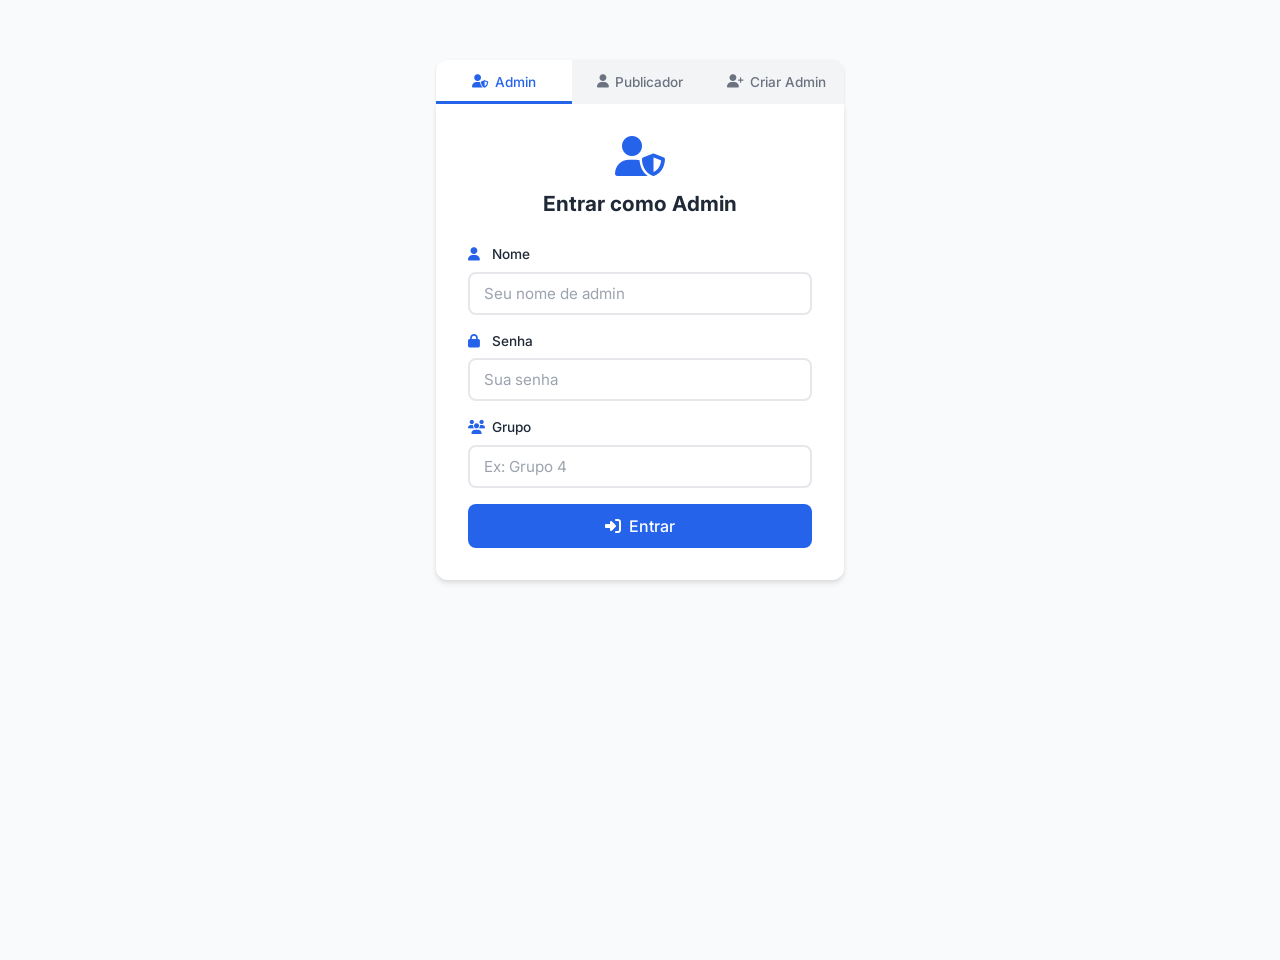
<file: index.html>
<!DOCTYPE html>
<html lang="pt">
<head>
    <meta charset="UTF-8">
    <meta name="viewport" content="width=device-width, initial-scale=1.0">
    <title>Sistema de Relatórios de Serviço</title>
    <link rel="stylesheet" href="css/style.css">
    <link href="https://fonts.googleapis.com/css2?family=Inter:wght@300;400;500;600;700&display=swap" rel="stylesheet">
    <link rel="stylesheet" href="https://cdnjs.cloudflare.com/ajax/libs/font-awesome/6.4.0/css/all.min.css">
</head>
<body>
    <div class="login-container">
        <!-- Tabs -->
        <div class="tabs">
            <button class="tab active" data-tab="admin-login">
                <i class="fas fa-user-shield"></i> Admin
            </button>
            <button class="tab" data-tab="pub-login">
                <i class="fas fa-user"></i> Publicador
            </button>
            <button class="tab" data-tab="admin-register">
                <i class="fas fa-user-plus"></i> Criar Admin
            </button>
        </div>

        <!-- Admin Login -->
        <div class="tab-content active" id="admin-login">
            <div class="form-header">
                <i class="fas fa-user-shield icon-large"></i>
                <h2>Entrar como Admin</h2>
            </div>
            <form id="formAdminLogin">
                <div class="form-group">
                    <label><i class="fas fa-user"></i> Nome</label>
                    <input type="text" id="adminLoginNome" required placeholder="Seu nome de admin">
                </div>
                <div class="form-group">
                    <label><i class="fas fa-lock"></i> Senha</label>
                    <input type="password" id="adminLoginSenha" required placeholder="Sua senha">
                </div>
                <div class="form-group">
                    <label><i class="fas fa-users"></i> Grupo</label>
                    <input type="text" id="adminLoginGrupo" required placeholder="Ex: Grupo 4">
                </div>
                <button type="submit" class="btn btn-primary btn-full">
                    <i class="fas fa-sign-in-alt"></i> Entrar
                </button>
            </form>
        </div>

        <!-- Publicador Login -->
        <div class="tab-content" id="pub-login">
            <div class="form-header">
                <i class="fas fa-user icon-large"></i>
                <h2>Entrar como Publicador</h2>
            </div>
            <form id="formPubLogin">
                <div class="form-group">
                    <label><i class="fas fa-user"></i> Nome completo</label>
                    <input type="text" id="pubLoginNome" required placeholder="Ex: Doelísio Gaspar">
                </div>
                <div class="form-group">
                    <label><i class="fas fa-users"></i> Grupo</label>
                    <input type="text" id="pubLoginGrupo" required placeholder="Ex: Grupo 4">
                </div>
                <button type="submit" class="btn btn-primary btn-full">
                    <i class="fas fa-sign-in-alt"></i> Entrar
                </button>
            </form>
        </div>

        <!-- Admin Register -->
        <div class="tab-content" id="admin-register">
            <div class="form-header">
                <i class="fas fa-user-plus icon-large"></i>
                <h2>Criar Conta de Admin</h2>
            </div>
            <form id="formAdminRegister">
                <div class="form-group">
                    <label><i class="fas fa-user"></i> Nome</label>
                    <input type="text" id="adminRegNome" required placeholder="Seu nome">
                </div>
                <div class="form-group">
                    <label><i class="fas fa-lock"></i> Senha</label>
                    <input type="password" id="adminRegSenha" required placeholder="Crie uma senha">
                </div>
                <div class="form-group">
                    <label><i class="fas fa-lock"></i> Confirmar Senha</label>
                    <input type="password" id="adminRegSenhaConfirm" required placeholder="Confirme a senha">
                </div>
                <div class="form-group">
                    <label><i class="fas fa-users"></i> Nome do Grupo</label>
                    <input type="text" id="adminRegGrupo" required placeholder="Ex: Grupo 4">
                </div>
                <button type="submit" class="btn btn-success btn-full">
                    <i class="fas fa-check"></i> Criar Conta
                </button>
            </form>
        </div>

        <div id="loginMsg" class="message hidden"></div>
    </div>

    <script src="js/utils.js"></script>
    <script src="js/auth.js"></script>
</body>
</html>
</file>
<file: css/style.css>
/* =============== RESET & BASE =============== */
* {
    margin: 0;
    padding: 0;
    box-sizing: border-box;
}

:root {
    --primary: #2563eb;
    --primary-dark: #1d4ed8;
    --primary-light: #dbeafe;
    --success: #16a34a;
    --success-light: #dcfce7;
    --danger: #dc2626;
    --danger-light: #fee2e2;
    --warning: #d97706;
    --warning-light: #fef3c7;
    --secondary: #6b7280;
    --secondary-light: #f3f4f6;
    --dark: #1f2937;
    --gray: #9ca3af;
    --light: #f9fafb;
    --white: #ffffff;
    --border: #e5e7eb;
    --shadow: 0 1px 3px rgba(0, 0, 0, 0.1), 0 1px 2px rgba(0, 0, 0, 0.06);
    --shadow-md: 0 4px 6px rgba(0, 0, 0, 0.07), 0 2px 4px rgba(0, 0, 0, 0.06);
    --shadow-lg: 0 10px 15px rgba(0, 0, 0, 0.1), 0 4px 6px rgba(0, 0, 0, 0.05);
    --radius: 8px;
    --radius-lg: 12px;
}

body {
    font-family: 'Inter', -apple-system, BlinkMacSystemFont, sans-serif;
    background: var(--light);
    color: var(--dark);
    min-height: 100vh;
    line-height: 1.6;
}

/* =============== NAVBAR =============== */
.navbar {
    background: linear-gradient(135deg, var(--primary), var(--primary-dark));
    color: white;
    padding: 0 24px;
    height: 60px;
    display: flex;
    align-items: center;
    justify-content: space-between;
    box-shadow: var(--shadow-md);
    position: sticky;
    top: 0;
    z-index: 100;
}

.nav-brand {
    display: flex;
    align-items: center;
    gap: 10px;
    font-size: 1.1rem;
    font-weight: 600;
}

.nav-brand i {
    font-size: 1.3rem;
}

.nav-info {
    display: flex;
    align-items: center;
    gap: 16px;
    font-size: 0.9rem;
}

/* =============== BUTTONS =============== */
.btn {
    display: inline-flex;
    align-items: center;
    gap: 8px;
    padding: 10px 20px;
    border: none;
    border-radius: var(--radius);
    font-family: inherit;
    font-size: 0.9rem;
    font-weight: 500;
    cursor: pointer;
    transition: all 0.2s ease;
    text-decoration: none;
}

.btn:hover {
    transform: translateY(-1px);
    box-shadow: var(--shadow-md);
}

.btn:active {
    transform: translateY(0);
}

.btn-primary {
    background: var(--primary);
    color: white;
}

.btn-primary:hover {
    background: var(--primary-dark);
}

.btn-success {
    background: var(--success);
    color: white;
}

.btn-success:hover {
    background: #15803d;
}

.btn-danger {
    background: var(--danger);
    color: white;
}

.btn-danger:hover {
    background: #b91c1c;
}

.btn-warning {
    background: var(--warning);
    color: white;
}

.btn-warning:hover {
    background: #b45309;
}

.btn-secondary {
    background: var(--secondary);
    color: white;
}

.btn-secondary:hover {
    background: #4b5563;
}

.btn-sm {
    padding: 6px 12px;
    font-size: 0.8rem;
}

.btn-full {
    width: 100%;
    justify-content: center;
    padding: 12px;
    font-size: 1rem;
}

.btn-icon {
    padding: 8px 10px;
    font-size: 0.85rem;
}

/* =============== LOGIN PAGE =============== */
.login-container {
    max-width: 440px;
    margin: 60px auto;
    padding: 0 16px;
}

.tabs {
    display: flex;
    background: var(--white);
    border-radius: var(--radius-lg) var(--radius-lg) 0 0;
    overflow: hidden;
    box-shadow: var(--shadow);
}

.tab {
    flex: 1;
    padding: 14px 8px;
    border: none;
    background: var(--secondary-light);
    font-family: inherit;
    font-size: 0.85rem;
    font-weight: 500;
    color: var(--secondary);
    cursor: pointer;
    transition: all 0.2s;
    display: flex;
    align-items: center;
    justify-content: center;
    gap: 6px;
}

.tab:hover {
    background: var(--border);
}

.tab.active {
    background: var(--white);
    color: var(--primary);
    box-shadow: inset 0 -3px 0 var(--primary);
}

.tab-content {
    display: none;
    background: var(--white);
    padding: 32px;
    border-radius: 0 0 var(--radius-lg) var(--radius-lg);
    box-shadow: var(--shadow-md);
}

.tab-content.active {
    display: block;
}

.form-header {
    text-align: center;
    margin-bottom: 24px;
}

.form-header h2 {
    font-size: 1.3rem;
    color: var(--dark);
    margin-top: 8px;
}

.icon-large {
    font-size: 2.5rem;
    color: var(--primary);
}

/* =============== FORMS =============== */
.form-group {
    margin-bottom: 16px;
}

.form-group label {
    display: block;
    margin-bottom: 6px;
    font-size: 0.85rem;
    font-weight: 500;
    color: var(--dark);
}

.form-group label i {
    color: var(--primary);
    margin-right: 4px;
    width: 16px;
}

.form-group input,
.form-group select {
    width: 100%;
    padding: 10px 14px;
    border: 2px solid var(--border);
    border-radius: var(--radius);
    font-family: inherit;
    font-size: 0.95rem;
    color: var(--dark);
    transition: border-color 0.2s, box-shadow 0.2s;
    background: var(--white);
}

.form-group input:focus,
.form-group select:focus {
    outline: none;
    border-color: var(--primary);
    box-shadow: 0 0 0 3px var(--primary-light);
}

.form-group input::placeholder {
    color: var(--gray);
}

.form-inline {
    display: flex;
    gap: 12px;
    align-items: flex-end;
    flex-wrap: wrap;
}

.form-inline .form-group {
    flex: 1;
    min-width: 200px;
}

.form-row {
    display: grid;
    grid-template-columns: 1fr 1fr;
    gap: 16px;
}

/* =============== TOGGLE (SIM/NÃO) =============== */
.toggle-group {
    display: flex;
    gap: 12px;
}

.toggle-option {
    cursor: pointer;
}

.toggle-option input {
    display: none;
}

.toggle-label {
    display: inline-block;
    padding: 10px 28px;
    border-radius: var(--radius);
    font-weight: 500;
    font-size: 0.95rem;
    border: 2px solid var(--border);
    transition: all 0.2s;
}

.toggle-option input:checked + .toggle-label.yes {
    background: var(--success-light);
    border-color: var(--success);
    color: var(--success);
}

.toggle-option input:checked + .toggle-label.no {
    background: var(--danger-light);
    border-color: var(--danger);
    color: var(--danger);
}

/* =============== CONDITIONAL FIELDS =============== */
.campos-condicionais {
    transition: opacity 0.3s, max-height 0.3s;
}

.campos-condicionais.disabled {
    opacity: 0.4;
    pointer-events: none;
}

/* =============== MESSAGES =============== */
.message {
    margin-top: 16px;
    padding: 12px 16px;
    border-radius: var(--radius);
    font-size: 0.9rem;
    font-weight: 500;
    text-align: center;
}

.message.success {
    background: var(--success-light);
    color: var(--success);
    border: 1px solid #bbf7d0;
}

.message.error {
    background: var(--danger-light);
    color: var(--danger);
    border: 1px solid #fecaca;
}

.message.info {
    background: var(--primary-light);
    color: var(--primary);
    border: 1px solid #bfdbfe;
}

.hidden {
    display: none !important;
}

/* =============== ADMIN LAYOUT =============== */
.admin-container {
    display: flex;
    min-height: calc(100vh - 60px);
}

.sidebar {
    width: 220px;
    background: var(--white);
    border-right: 1px solid var(--border);
    padding: 16px 0;
    flex-shrink: 0;
}

.sidebar-btn {
    display: flex;
    align-items: center;
    gap: 10px;
    width: 100%;
    padding: 12px 24px;
    border: none;
    background: transparent;
    font-family: inherit;
    font-size: 0.9rem;
    font-weight: 500;
    color: var(--secondary);
    cursor: pointer;
    transition: all 0.2s;
    text-align: left;
}

.sidebar-btn:hover {
    background: var(--secondary-light);
    color: var(--dark);
}

.sidebar-btn.active {
    background: var(--primary-light);
    color: var(--primary);
    border-right: 3px solid var(--primary);
}

.main-content {
    flex: 1;
    padding: 24px;
    overflow-y: auto;
}

.section {
    display: none;
}

.section.active {
    display: block;
}

.section-header {
    margin-bottom: 20px;
}

.section-header h2 {
    font-size: 1.4rem;
    color: var(--dark);
}

.section-header h2 i {
    color: var(--primary);
    margin-right: 8px;
}

/* =============== CARDS =============== */
.card {
    background: var(--white);
    border-radius: var(--radius-lg);
    padding: 24px;
    margin-bottom: 20px;
    box-shadow: var(--shadow);
    border: 1px solid var(--border);
}

.card h3 {
    font-size: 1.05rem;
    color: var(--dark);
    margin-bottom: 16px;
    padding-bottom: 12px;
    border-bottom: 1px solid var(--border);
}

.card h3 i {
    color: var(--primary);
    margin-right: 8px;
}

.card-wide {
    max-width: 700px;
    margin-left: auto;
    margin-right: auto;
}

/* =============== TABLES =============== */
.table-responsive {
    overflow-x: auto;
}

.table {
    width: 100%;
    border-collapse: collapse;
    font-size: 0.9rem;
}

.table th,
.table td {
    padding: 10px 14px;
    text-align: left;
    border-bottom: 1px solid var(--border);
}

.table th {
    background: var(--secondary-light);
    font-weight: 600;
    color: var(--dark);
    font-size: 0.8rem;
    text-transform: uppercase;
    letter-spacing: 0.5px;
}

.table tbody tr:hover {
    background: #f0f7ff;
}

.table-report th {
    background: var(--primary);
    color: white;
}

.table-resumo th {
    background: var(--dark);
    color: white;
}

/* =============== BADGES =============== */
.badge {
    display: inline-block;
    padding: 3px 10px;
    border-radius: 20px;
    font-size: 0.75rem;
    font-weight: 600;
}

.badge-success {
    background: var(--success-light);
    color: var(--success);
}

.badge-danger {
    background: var(--danger-light);
    color: var(--danger);
}

.badge-warning {
    background: var(--warning-light);
    color: var(--warning);
}

.badge-info {
    background: var(--primary-light);
    color: var(--primary);
}

.badge-secondary {
    background: var(--secondary-light);
    color: var(--secondary);
}

/* =============== RESUMO SECTION =============== */
.resumo-section {
    margin-top: 24px;
    padding-top: 20px;
    border-top: 2px solid var(--border);
}

.resumo-section h3 {
    border-bottom: none;
    padding-bottom: 0;
    margin-bottom: 16px;
}

.resumo-cards {
    display: grid;
    grid-template-columns: repeat(auto-fit, minmax(200px, 1fr));
    gap: 16px;
    margin-bottom: 20px;
}

.resumo-card {
    display: flex;
    align-items: center;
    gap: 14px;
    padding: 16px;
    background: var(--secondary-light);
    border-radius: var(--radius);
    border: 1px solid var(--border);
}

.resumo-icon {
    width: 48px;
    height: 48px;
    display: flex;
    align-items: center;
    justify-content: center;
    background: var(--primary-light);
    color: var(--primary);
    border-radius: 50%;
    font-size: 1.2rem;
}

.resumo-info {
    display: flex;
    flex-direction: column;
}

.resumo-label {
    font-size: 0.8rem;
    color: var(--secondary);
    font-weight: 500;
}

.resumo-value {
    font-size: 1.5rem;
    font-weight: 700;
    color: var(--dark);
}

/* =============== FILTER BAR =============== */
.filter-bar {
    display: flex;
    gap: 12px;
    align-items: flex-end;
    flex-wrap: wrap;
}

.filter-bar .form-group {
    min-width: 140px;
}

/* =============== LOCK STATUS =============== */
.lock-status {
    margin-top: 12px;
    font-size: 0.9rem;
}

.notice-lock {
    background: var(--warning-light);
    color: var(--warning);
    padding: 12px 16px;
    border-radius: var(--radius);
    margin: 16px 0;
    font-weight: 500;
    border: 1px solid #fde68a;
}

.tags-container {
    display: flex;
    flex-wrap: wrap;
    gap: 8px;
}

.tag {
    display: inline-flex;
    align-items: center;
    gap: 6px;
    padding: 6px 14px;
    background: var(--danger-light);
    color: var(--danger);
    border-radius: 20px;
    font-size: 0.85rem;
    font-weight: 500;
}

.tag i {
    font-size: 0.75rem;
}

/* =============== MODAL =============== */
.modal-overlay {
    position: fixed;
    top: 0;
    left: 0;
    width: 100%;
    height: 100%;
    background: rgba(0, 0, 0, 0.5);
    display: flex;
    align-items: center;
    justify-content: center;
    z-index: 200;
}

.modal {
    background: var(--white);
    border-radius: var(--radius-lg);
    padding: 24px;
    width: 90%;
    max-width: 440px;
    box-shadow: var(--shadow-lg);
}

.modal-header {
    display: flex;
    align-items: center;
    justify-content: space-between;
    margin-bottom: 20px;
    padding-bottom: 12px;
    border-bottom: 1px solid var(--border);
}

.modal-header h3 {
    font-size: 1.1rem;
}

.modal-close {
    background: none;
    border: none;
    font-size: 1.5rem;
    cursor: pointer;
    color: var(--secondary);
    padding: 0 4px;
}

.modal-close:hover {
    color: var(--danger);
}

.modal-actions {
    display: flex;
    gap: 10px;
    justify-content: flex-end;
    margin-top: 20px;
}

/* =============== PUBLICADOR PAGE =============== */
.pub-container {
    padding: 24px 16px;
    max-width: 800px;
    margin: 0 auto;
}

/* =============== EMPTY MSG =============== */
.empty-msg {
    text-align: center;
    color: var(--secondary);
    padding: 20px;
    font-size: 0.9rem;
}

.empty-msg i {
    margin-right: 6px;
}

.description {
    color: var(--secondary);
    font-size: 0.85rem;
    margin-bottom: 16px;
}

/* =============== REPORT TITLE =============== */
.report-title {
    text-align: center;
    font-size: 1.15rem !important;
    color: var(--primary) !important;
    border-bottom: 2px solid var(--primary) !important;
    padding-bottom: 12px !important;
}

/* =============== STATUS ROWS =============== */
.row-nao-enviou {
    background: #fff5f5;
}

.row-inativo {
    background: #fefce8;
}

/* =============== RESPONSIVE =============== */
@media (max-width: 768px) {
    .admin-container {
        flex-direction: column;
    }

    .sidebar {
        width: 100%;
        border-right: none;
        border-bottom: 1px solid var(--border);
        display: flex;
        overflow-x: auto;
        padding: 0;
    }

    .sidebar-btn {
        padding: 12px 16px;
        white-space: nowrap;
        border-right: none;
        font-size: 0.8rem;
    }

    .sidebar-btn.active {
        border-right: none;
        border-bottom: 3px solid var(--primary);
    }

    .main-content {
        padding: 16px;
    }

    .form-row {
        grid-template-columns: 1fr;
    }

    .form-inline {
        flex-direction: column;
        align-items: stretch;
    }

    .form-inline .form-group {
        min-width: auto;
    }

    .filter-bar {
        flex-direction: column;
        align-items: stretch;
    }

    .resumo-cards {
        grid-template-columns: 1fr 1fr;
    }

    .nav-info span {
        display: none;
    }

    .tabs {
        flex-wrap: wrap;
    }

    .tab {
        font-size: 0.78rem;
        padding: 10px 4px;
    }

    .tab-content {
        padding: 24px 16px;
    }
}

@media (max-width: 480px) {
    .resumo-cards {
        grid-template-columns: 1fr;
    }
}

/* =============== PRINT / PDF STYLES =============== */
@media print {
    .navbar, .sidebar, .filter-bar, .btn {
        display: none !important;
    }

    .admin-container {
        display: block;
    }

    .main-content {
        padding: 0;
    }

    .card {
        box-shadow: none;
        border: 1px solid #ccc;
    }
}
</file>
